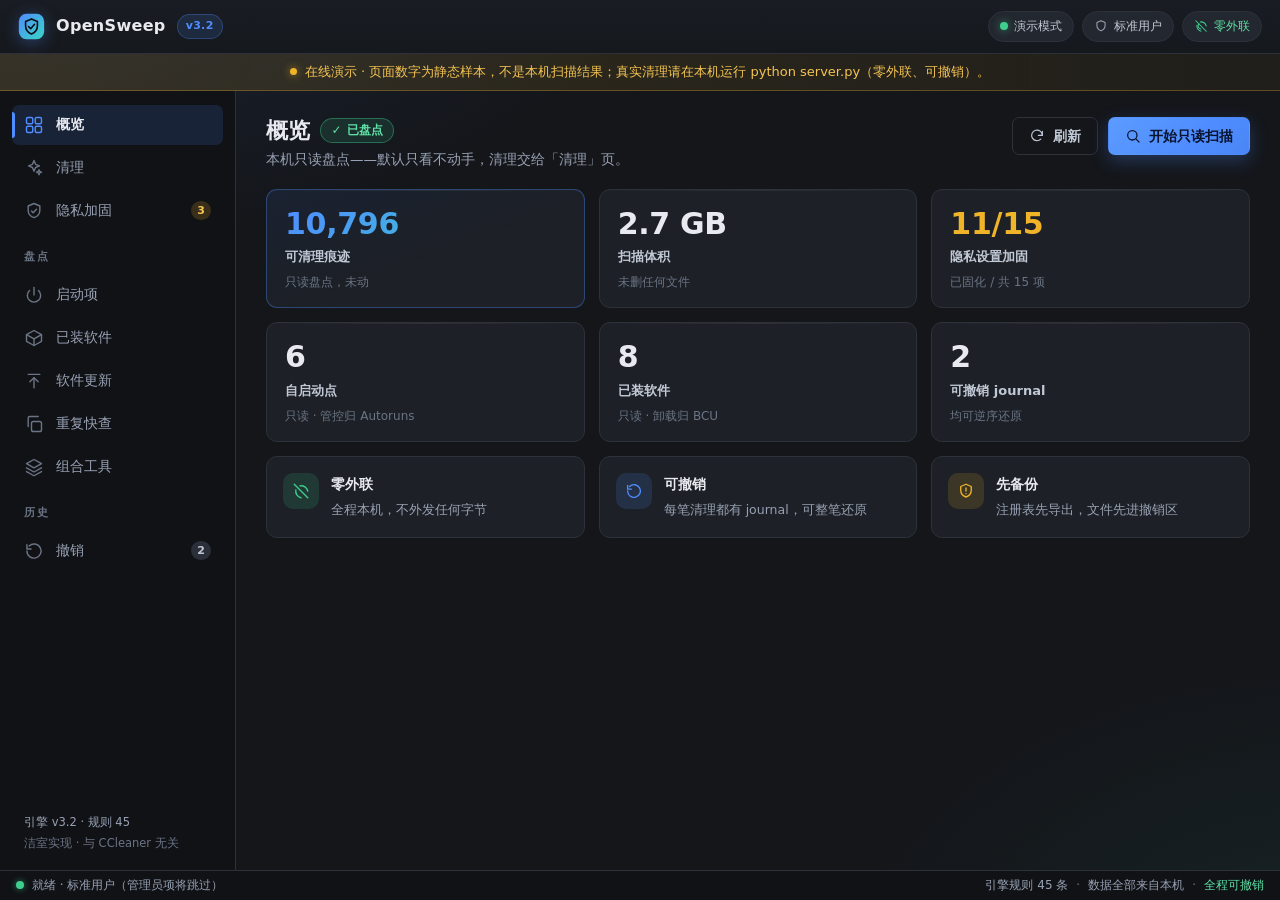
<file: webui/index.html>
<!DOCTYPE html>
<html lang="zh-CN">
<head>
<meta charset="utf-8">
<meta name="viewport" content="width=device-width, initial-scale=1">
<meta name="color-scheme" content="dark">
<title>OpenSweep</title>
<link rel="icon" href="data:image/svg+xml,%3Csvg xmlns='http://www.w3.org/2000/svg' viewBox='0 0 32 32'%3E%3Crect width='32' height='32' rx='9' fill='%234f8cff'/%3E%3Cpath d='M16 7l7 3v5.5c0 4.6-3 7.8-7 9.5-4-1.7-7-4.9-7-9.5V10z' fill='none' stroke='%230b0d10' stroke-width='2'/%3E%3C/svg%3E">
<link rel="stylesheet" href="styles.css">
</head>
<body>
<a class="skip" href="#main">跳到主内容</a>

<div class="app" id="app">

  <!-- ───────────── 标题栏 ───────────── -->
  <header class="titlebar">
    <div class="tb-brand">
      <span class="brand-mark" aria-hidden="true">
        <svg viewBox="0 0 32 32" width="27" height="27">
          <defs><linearGradient id="bm" x1="0" y1="0" x2="1" y2="1">
            <stop offset="0" stop-color="#4f8cff"/><stop offset="1" stop-color="#38d6c4"/>
          </linearGradient></defs>
          <rect x="1" y="1" width="30" height="30" rx="9" fill="url(#bm)"/>
          <path d="M16 7l7 3v5.5c0 4.6-3 7.8-7 9.5-4-1.7-7-4.9-7-9.5V10z" fill="none" stroke="#0b0d10" stroke-width="1.9" stroke-linejoin="round"/>
          <path d="M12.4 16l2.6 2.6 4.6-5.2" fill="none" stroke="#0b0d10" stroke-width="1.9" stroke-linecap="round" stroke-linejoin="round"/>
        </svg>
      </span>
      <span class="tb-name">OpenSweep</span>
      <span class="tb-ver" id="edition">v3.2</span>
    </div>
    <div class="tb-right">
      <span class="tb-chip" id="engine-chip" title="引擎连接状态">
        <span class="dot" id="engine-dot"></span><span id="engine-text">连接中</span>
      </span>
      <span class="tb-chip" id="perm-badge" title="当前会话权限">
        <svg viewBox="0 0 24 24" width="14" height="14" fill="none" stroke="currentColor" stroke-width="1.8" stroke-linecap="round" stroke-linejoin="round"><path d="M12 3l7 3v5c0 4.5-3 7.5-7 9-4-1.5-7-4.5-7-9V6z"/></svg>
        <span id="perm-text">读取中</span>
      </span>
      <span class="tb-chip net" title="主程序零外联，数据全部来自本机引擎">
        <svg viewBox="0 0 24 24" width="14" height="14" fill="none" stroke="currentColor" stroke-width="1.8" stroke-linecap="round" stroke-linejoin="round"><path d="M3 3l18 18"/><path d="M10.6 5.1A9 9 0 0 1 21 12"/><path d="M5.1 10.6A9 9 0 0 0 12 21"/><path d="M8.5 8.5A5 5 0 0 0 12 17"/></svg>
        零外联
      </span>
    </div>
  </header>

  <!-- ───────────── 主体：侧边栏 + 内容 ───────────── -->
  <div class="body">

    <aside class="sidebar">
      <nav class="nav" id="nav" aria-label="主导航">
        <a class="nav-item" href="#sec-health" aria-current="true">
          <svg class="nav-ico" viewBox="0 0 24 24" fill="none" stroke="currentColor" stroke-width="1.7" stroke-linecap="round" stroke-linejoin="round"><rect x="3" y="3" width="7.5" height="7.5" rx="1.8"/><rect x="13.5" y="3" width="7.5" height="7.5" rx="1.8"/><rect x="3" y="13.5" width="7.5" height="7.5" rx="1.8"/><rect x="13.5" y="13.5" width="7.5" height="7.5" rx="1.8"/></svg>
          <span class="nav-label">概览</span>
        </a>
        <a class="nav-item" href="#sec-clean">
          <svg class="nav-ico" viewBox="0 0 24 24" fill="none" stroke="currentColor" stroke-width="1.7" stroke-linecap="round" stroke-linejoin="round"><path d="M12 3l1.9 4.6L18.5 9.5l-4.6 1.9L12 16l-1.9-4.6L5.5 9.5l4.6-1.9z"/><path d="M18 14l.9 2.2 2.1.8-2.1.9L18 20l-.9-2.1-2.1-.9 2.1-.8z"/></svg>
          <span class="nav-label">清理</span>
        </a>
        <a class="nav-item" href="#sec-harden">
          <svg class="nav-ico" viewBox="0 0 24 24" fill="none" stroke="currentColor" stroke-width="1.7" stroke-linecap="round" stroke-linejoin="round"><path d="M12 3l7 3v5c0 4.5-3 7.6-7 9-4-1.4-7-4.5-7-9V6z"/><path d="M9 12l2 2 4-4.2"/></svg>
          <span class="nav-label">隐私加固</span>
          <span class="nav-badge warn" id="nav-harden-n" hidden>0</span>
        </a>
        <div class="nav-sep" role="separator">盘点</div>
        <a class="nav-item" href="#sec-startup">
          <svg class="nav-ico" viewBox="0 0 24 24" fill="none" stroke="currentColor" stroke-width="1.7" stroke-linecap="round" stroke-linejoin="round"><path d="M12 3v9"/><path d="M6.6 6.6a8 8 0 1 0 10.8 0"/></svg>
          <span class="nav-label">启动项</span>
        </a>
        <a class="nav-item" href="#sec-apps">
          <svg class="nav-ico" viewBox="0 0 24 24" fill="none" stroke="currentColor" stroke-width="1.7" stroke-linecap="round" stroke-linejoin="round"><path d="M21 8l-9-5-9 5 9 5 9-5z"/><path d="M3 8v8l9 5 9-5V8"/><path d="M12 13v8"/></svg>
          <span class="nav-label">已装软件</span>
        </a>
        <a class="nav-item" href="#sec-updates">
          <svg class="nav-ico" viewBox="0 0 24 24" fill="none" stroke="currentColor" stroke-width="1.7" stroke-linecap="round" stroke-linejoin="round"><path d="M12 20V8"/><path d="M7 13l5-5 5 5"/><path d="M5 4h14"/></svg>
          <span class="nav-label">软件更新</span>
        </a>
        <a class="nav-item" href="#sec-dupes">
          <svg class="nav-ico" viewBox="0 0 24 24" fill="none" stroke="currentColor" stroke-width="1.7" stroke-linecap="round" stroke-linejoin="round"><rect x="9" y="9" width="12" height="12" rx="2.2"/><path d="M5 15V5a2 2 0 0 1 2-2h10"/></svg>
          <span class="nav-label">重复快查</span>
        </a>
        <a class="nav-item" href="#sec-tools">
          <svg class="nav-ico" viewBox="0 0 24 24" fill="none" stroke="currentColor" stroke-width="1.7" stroke-linecap="round" stroke-linejoin="round"><path d="M12 3l9 5-9 5-9-5z"/><path d="M3 13l9 5 9-5"/><path d="M3 17.5l9 5 9-5"/></svg>
          <span class="nav-label">组合工具</span>
        </a>
        <div class="nav-sep" role="separator">历史</div>
        <a class="nav-item" href="#sec-undo">
          <svg class="nav-ico" viewBox="0 0 24 24" fill="none" stroke="currentColor" stroke-width="1.7" stroke-linecap="round" stroke-linejoin="round"><path d="M3.5 12a8.5 8.5 0 1 0 2.6-6.1"/><path d="M3.5 4.5v5h5"/></svg>
          <span class="nav-label">撤销</span>
          <span class="nav-badge" id="nav-undo-n" hidden>0</span>
        </a>
      </nav>
      <div class="sidebar-foot">
        <span class="sf-line" id="sf-engine">引擎 v3.2</span>
        <span class="sf-line dim">洁室实现 · 与 CCleaner 无关</span>
      </div>
    </aside>

    <main class="content" id="main" tabindex="-1">

      <!-- ───── 概览 ───── -->
      <section id="sec-health" class="view">
        <div class="view-head">
          <div class="vh-text">
            <h2>概览 <span class="stamp done" id="health-stamp" hidden>已盘点</span></h2>
            <p class="sub">本机只读盘点——默认只看不动手，清理交给「清理」页。</p>
          </div>
          <div class="vh-acts">
            <button class="btn ghost" id="btn-health" type="button">
              <svg viewBox="0 0 24 24" width="16" height="16" fill="none" stroke="currentColor" stroke-width="1.8" stroke-linecap="round" stroke-linejoin="round"><path d="M20 11a8 8 0 1 0-2.3 5.7"/><path d="M20 5v6h-6"/></svg>
              刷新
            </button>
            <button class="btn primary" id="btn-scan-hero" type="button">
              <svg viewBox="0 0 24 24" width="16" height="16" fill="none" stroke="currentColor" stroke-width="1.9" stroke-linecap="round" stroke-linejoin="round"><circle cx="11" cy="11" r="7"/><path d="M21 21l-4.3-4.3"/></svg>
              开始只读扫描
            </button>
          </div>
        </div>

        <div class="stats">
          <div class="stat accent">
            <span class="stat-v n" id="k-scan-items">—</span>
            <span class="stat-l">可清理痕迹</span>
            <span class="stat-hint">只读盘点，未动</span>
          </div>
          <div class="stat">
            <span class="stat-v" id="k-scan-size">待扫描</span>
            <span class="stat-l">扫描体积</span>
            <span class="stat-hint">未删任何文件</span>
          </div>
          <div class="stat">
            <span class="stat-v n" id="k-harden">—</span>
            <span class="stat-l">隐私设置加固</span>
            <span class="stat-hint">已固化 / 共 15 项</span>
          </div>
          <div class="stat">
            <span class="stat-v n" id="k-startup">—</span>
            <span class="stat-l">自启动点</span>
            <span class="stat-hint">只读 · 管控归 Autoruns</span>
          </div>
          <div class="stat">
            <span class="stat-v n" id="k-apps">—</span>
            <span class="stat-l">已装软件</span>
            <span class="stat-hint">只读 · 卸载归 BCU</span>
          </div>
          <div class="stat">
            <span class="stat-v n" id="k-journals">—</span>
            <span class="stat-l">可撤销 journal</span>
            <span class="stat-hint">均可逆序还原</span>
          </div>
        </div>

        <div class="overview-note">
          <div class="on-card">
            <span class="on-ico ok"><svg viewBox="0 0 24 24" width="18" height="18" fill="none" stroke="currentColor" stroke-width="1.8" stroke-linecap="round" stroke-linejoin="round"><path d="M3 3l18 18"/><path d="M10.6 5.1A9 9 0 0 1 21 12"/><path d="M5.1 10.6A9 9 0 0 0 12 21"/></svg></span>
            <div><b>零外联</b><span>全程本机，不外发任何字节</span></div>
          </div>
          <div class="on-card">
            <span class="on-ico accent"><svg viewBox="0 0 24 24" width="18" height="18" fill="none" stroke="currentColor" stroke-width="1.8" stroke-linecap="round" stroke-linejoin="round"><path d="M3.5 12a8.5 8.5 0 1 0 2.6-6.1"/><path d="M3.5 4.5v5h5"/></svg></span>
            <div><b>可撤销</b><span>每笔清理都有 journal，可整笔还原</span></div>
          </div>
          <div class="on-card">
            <span class="on-ico warn"><svg viewBox="0 0 24 24" width="18" height="18" fill="none" stroke="currentColor" stroke-width="1.8" stroke-linecap="round" stroke-linejoin="round"><path d="M12 3l7 3v5c0 4.5-3 7.6-7 9-4-1.4-7-4.5-7-9V6z"/><path d="M12 8v4"/><path d="M12 15.5h.01"/></svg></span>
            <div><b>先备份</b><span>注册表先导出，文件先进撤销区</span></div>
          </div>
        </div>
      </section>

      <!-- ───── 清理 ───── -->
      <section id="sec-clean" class="view" hidden>
        <div class="view-head">
          <div class="vh-text">
            <h2>清理</h2>
            <p class="sub">勾选规则，逐类确认，先备份后动手。不点「清理」，一个文件都不会动。</p>
          </div>
        </div>

        <div class="toolbar">
          <button class="btn" id="btn-scan" type="button">
            <svg viewBox="0 0 24 24" width="16" height="16" fill="none" stroke="currentColor" stroke-width="1.8" stroke-linecap="round" stroke-linejoin="round"><circle cx="11" cy="11" r="7"/><path d="M21 21l-4.3-4.3"/></svg>
            只读扫描
          </button>
          <button class="btn danger" id="btn-clean" type="button" disabled>清理选中</button>
          <span class="sum" id="clean-sum" role="status" aria-live="polite">尚未选择规则</span>
        </div>

        <div class="toolbar sub">
          <label class="field grow">
            <span class="field-ico"><svg viewBox="0 0 24 24" width="15" height="15" fill="none" stroke="currentColor" stroke-width="1.8" stroke-linecap="round" stroke-linejoin="round"><path d="M12 3l1.9 4.6L18.5 9.5l-4.6 1.9L12 16l-1.9-4.6L5.5 9.5l4.6-1.9z"/></svg></span>
            <input id="keep" class="paper-input" placeholder="Cookie 白名单，逗号分隔（可选）" aria-label="cookie 白名单，逗号分隔">
          </label>
          <label id="rp-label" class="check-line" hidden>
            <input type="checkbox" id="rp-check"> 先建系统还原点（Windows）
          </label>
        </div>

        <div class="scanbar" id="scanbar" hidden>
          <label class="field search">
            <span class="field-ico"><svg viewBox="0 0 24 24" width="15" height="15" fill="none" stroke="currentColor" stroke-width="1.8" stroke-linecap="round" stroke-linejoin="round"><circle cx="11" cy="11" r="7"/><path d="M21 21l-4.3-4.3"/></svg></span>
            <input id="rule-q" class="paper-input" type="search" autocomplete="off"
              placeholder="搜规则：临时、浏览器、Edge、微信…" aria-label="按名称或内容搜索清理规则">
          </label>
          <div class="chips" role="group" aria-label="按风险等级筛选">
            <button class="chip" type="button" data-risk="all" aria-pressed="true">全部</button>
            <button class="chip" type="button" data-risk="high" aria-pressed="false">高风险<span class="chip-n" id="chip-n-high">0</span></button>
            <button class="chip" type="button" data-risk="medium" aria-pressed="false">中风险<span class="chip-n" id="chip-n-med">0</span></button>
            <button class="chip" type="button" data-risk="low" aria-pressed="false">低风险<span class="chip-n" id="chip-n-low">0</span></button>
          </div>
          <div class="scan-acts">
            <button class="btn ghost sm" id="btn-select-visible" type="button">全选可见</button>
            <button class="btn ghost sm" id="btn-clear-sel" type="button">清空选择</button>
            <span class="sum" id="scan-count" role="status" aria-live="polite"></span>
          </div>
        </div>

        <div class="panel">
          <table class="ledger rows" id="scan-table">
            <thead>
              <tr>
                <th scope="col" class="pick"><span class="sr-only">选择</span></th>
                <th scope="col">规则</th><th scope="col" class="n">条目</th>
                <th scope="col" class="n">体积</th><th scope="col">备注</th>
              </tr>
            </thead>
            <tbody id="scan-body"><tr class="state-row empty"><td colspan="5" class="empty">尚未扫描——点「只读扫描」开始本机盘点。</td></tr></tbody>
            <tfoot id="scan-foot" hidden>
              <tr><td colspan="2">本页合计</td><td class="n" id="sum-items">—</td><td class="n" id="sum-bytes">—</td><td></td></tr>
            </tfoot>
          </table>
        </div>
        <div class="notice" id="scan-note" role="alert" hidden></div>

        <div class="result" id="clean-result" hidden>
          <div class="result-head">
            <h3>本次清理结果</h3>
            <span class="result-journal" id="result-journal"></span>
          </div>
          <div class="tri">
            <div class="tri-cell tri-ok"><b id="res-ok">0</b><span>成功</span></div>
            <div class="tri-cell tri-skip"><b id="res-skip">0</b><span>跳过</span></div>
            <div class="tri-cell tri-fail"><b id="res-fail">0</b><span>失败</span></div>
          </div>
          <ul class="result-list" id="result-list"></ul>
          <div class="toolbar">
            <button class="btn ghost sm" id="btn-result-close" type="button">收起结果</button>
            <span class="hint">需要反悔时到「撤销」页选中该 journal 还原。</span>
          </div>
        </div>
      </section>

      <!-- ───── 隐私加固 ───── -->
      <section id="sec-harden" class="view" hidden>
        <div class="view-head">
          <div class="vh-text">
            <h2>隐私加固</h2>
            <p class="sub">15 项 Windows 追踪开关，修复前自动备份注册表，可撤销。</p>
          </div>
          <div class="vh-acts">
            <button class="btn ghost" id="btn-harden-scan" type="button">刷新报告</button>
            <button class="btn primary" id="btn-harden" type="button">应用加固</button>
          </div>
        </div>
        <p class="view-tip">只处理未加固（exposed）项；管理员项请在管理员终端运行 <code>harden --yes</code>。</p>
        <div class="panel">
          <table class="ledger rows">
            <thead><tr><th scope="col">状态</th><th scope="col">项目</th><th scope="col">当前值</th></tr></thead>
            <tbody id="harden-body"><tr><td colspan="3" class="empty">读取中……</td></tr></tbody>
          </table>
        </div>
      </section>

      <!-- ───── 启动项 ───── -->
      <section id="sec-startup" class="view" hidden>
        <div class="view-head">
          <div class="vh-text">
            <h2>启动项</h2>
            <p class="sub">只读清单，深度管控请用 Autoruns。</p>
          </div>
          <div class="vh-acts"><button class="btn" id="btn-startup" type="button">刷新清单</button></div>
        </div>
        <div class="panel">
          <table class="ledger rows">
            <thead><tr><th scope="col">类型</th><th scope="col">名称</th><th scope="col">命令</th></tr></thead>
            <tbody id="startup-body"><tr><td colspan="3" class="empty">未读取。</td></tr></tbody>
          </table>
        </div>
      </section>

      <!-- ───── 已装软件 ───── -->
      <section id="sec-apps" class="view" hidden>
        <div class="view-head">
          <div class="vh-text">
            <h2>已装软件</h2>
            <p class="sub">只读清单，卸载请用 BCU 或系统设置。</p>
          </div>
          <div class="vh-acts">
            <label class="field">
              <span class="field-ico"><svg viewBox="0 0 24 24" width="15" height="15" fill="none" stroke="currentColor" stroke-width="1.8" stroke-linecap="round" stroke-linejoin="round"><circle cx="11" cy="11" r="7"/><path d="M21 21l-4.3-4.3"/></svg></span>
              <input id="app-q" class="paper-input" placeholder="搜索名称 / 发布者" aria-label="搜索已装软件的名称或发布者">
            </label>
            <button class="btn" id="btn-apps" type="button">列出全部</button>
          </div>
        </div>
        <div class="panel">
          <table class="ledger rows">
            <thead><tr><th scope="col">名称</th><th scope="col">版本</th><th scope="col">发布者</th></tr></thead>
            <tbody id="apps-body"><tr><td colspan="3" class="empty">未读取。</td></tr></tbody>
          </table>
        </div>
      </section>

      <!-- ───── 软件更新 ───── -->
      <section id="sec-updates" class="view" hidden>
        <div class="view-head">
          <div class="vh-text">
            <h2>软件更新</h2>
            <p class="sub">winget 只读列出待升级，升级自行确认执行。</p>
          </div>
          <div class="vh-acts"><button class="btn" id="btn-updates" type="button">查询待升级</button></div>
        </div>
        <div class="panel">
          <pre class="mono-block" id="updates-pre">（未查询）</pre>
        </div>
      </section>

      <!-- ───── 重复快查 ───── -->
      <section id="sec-dupes" class="view" hidden>
        <div class="view-head">
          <div class="vh-text">
            <h2>重复快查</h2>
            <p class="sub">只读 · 内容哈希比对 · 去重请用 dupeGuru。</p>
          </div>
        </div>
        <div class="toolbar">
          <label class="field grow">
            <span class="field-ico"><svg viewBox="0 0 24 24" width="15" height="15" fill="none" stroke="currentColor" stroke-width="1.8" stroke-linecap="round" stroke-linejoin="round"><path d="M3 7a2 2 0 0 1 2-2h4l2 2h8a2 2 0 0 1 2 2v8a2 2 0 0 1-2 2H5a2 2 0 0 1-2-2z"/></svg></span>
            <input id="dupes-dir" class="paper-input" placeholder="扫描目录，如 D:\Downloads" aria-label="要扫描重复文件的目录">
          </label>
          <label class="field tiny">
            <input id="dupes-min" class="paper-input" placeholder="≥MB" value="10" size="5" aria-label="最小文件体积（MB）">
          </label>
          <button class="btn" id="btn-dupes" type="button">查找重复</button>
        </div>
        <div class="notice" id="dupes-note" role="alert" hidden></div>
        <div class="panel">
          <table class="ledger rows">
            <thead><tr><th scope="col" class="n">份数</th><th scope="col" class="n">单份</th><th scope="col" class="n">浪费</th><th scope="col">文件</th></tr></thead>
            <tbody id="dupes-body"><tr><td colspan="4" class="empty">未扫描。</td></tr></tbody>
          </table>
        </div>
      </section>

      <!-- ───── 组合工具 ───── -->
      <section id="sec-tools" class="view" hidden>
        <div class="view-head">
          <div class="vh-text">
            <h2>组合工具</h2>
            <p class="sub">清理交给 OpenSweep，其余交给生态。</p>
          </div>
          <div class="vh-acts"><button class="btn" id="btn-tools" type="button">检测伴生工具</button></div>
        </div>
        <div class="panel">
          <table class="ledger rows">
            <thead><tr><th scope="col">在</th><th scope="col">工具</th><th scope="col">用途</th><th scope="col">用法</th></tr></thead>
            <tbody id="tools-body"><tr><td colspan="4" class="empty">未检测。</td></tr></tbody>
          </table>
        </div>
      </section>

      <!-- ───── 撤销 ───── -->
      <section id="sec-undo" class="view" hidden>
        <div class="view-head">
          <div class="vh-text">
            <h2>撤销</h2>
            <p class="sub">每一份 journal 均可逆序还原；清空撤销区则永久放弃可逆性。</p>
          </div>
          <div class="vh-acts">
            <button class="btn primary" id="btn-undo" type="button" disabled>还原选中</button>
            <button class="btn danger-ghost" id="btn-purge" type="button">清空撤销区</button>
          </div>
        </div>
        <div class="panel">
          <table class="ledger rows" id="undo-table">
            <thead><tr><th scope="col" class="pick"><span class="sr-only">选择</span></th><th scope="col">journal</th><th scope="col" class="n">写入时间</th><th scope="col" class="n">大小</th></tr></thead>
            <tbody id="undo-body"><tr><td colspan="4" class="empty">读取中……</td></tr></tbody>
          </table>
        </div>
        <div class="toolbar">
          <span class="hint" id="undo-hint"></span>
        </div>
        <p class="view-tip danger">「清空撤销区」会永久删除所有备份（已清理痕迹的明文副本），之后无法再撤销任何清理；确定不再还原时才用。</p>
      </section>

    </main>
  </div>

  <!-- ───────────── 状态栏 ───────────── -->
  <footer class="statusbar">
    <span class="sb-left">
      <span class="sb-ico" id="sb-ico" aria-hidden="true"></span>
      <span class="sb-msg" id="health-note" role="status" aria-live="polite">就绪</span>
    </span>
    <span class="sb-right">
      <span id="sb-meta">引擎规则 — 条</span>
      <span class="sb-sep">·</span>
      <span>数据全部来自本机</span>
      <span class="sb-sep">·</span>
      <span class="sb-ok">全程可撤销</span>
    </span>
  </footer>
</div>

<!-- ───────────── 确认对话框 ───────────── -->
<dialog id="confirm" aria-labelledby="confirm-title">
  <div class="dlg-head">
    <span class="dlg-ico" id="dlg-ico" aria-hidden="true"></span>
    <h3 id="confirm-title">确认</h3>
  </div>
  <p id="confirm-body"></p>
  <div id="confirm-warn" class="confirm-warn" hidden></div>
  <ul id="confirm-list" class="confirm-list" hidden></ul>
  <p id="confirm-foot" class="confirm-foot" hidden></p>
  <label class="confirm-ack" id="confirm-ack-wrap" hidden>
    <input type="checkbox" id="confirm-ack">
    <span id="confirm-ack-text"></span>
  </label>
  <div class="dlg-acts">
    <button class="btn ghost" id="confirm-no">取消</button>
    <button class="btn danger" id="confirm-yes">确认</button>
  </div>
</dialog>

<!-- ───────────── Toast ───────────── -->
<div id="stamp-layer" class="toast-layer" aria-live="polite"><div id="stamp-fly" class="toast"></div></div>

<script src="demo.js"></script>
<script src="app.js"></script>
</body>
</html>
</file>
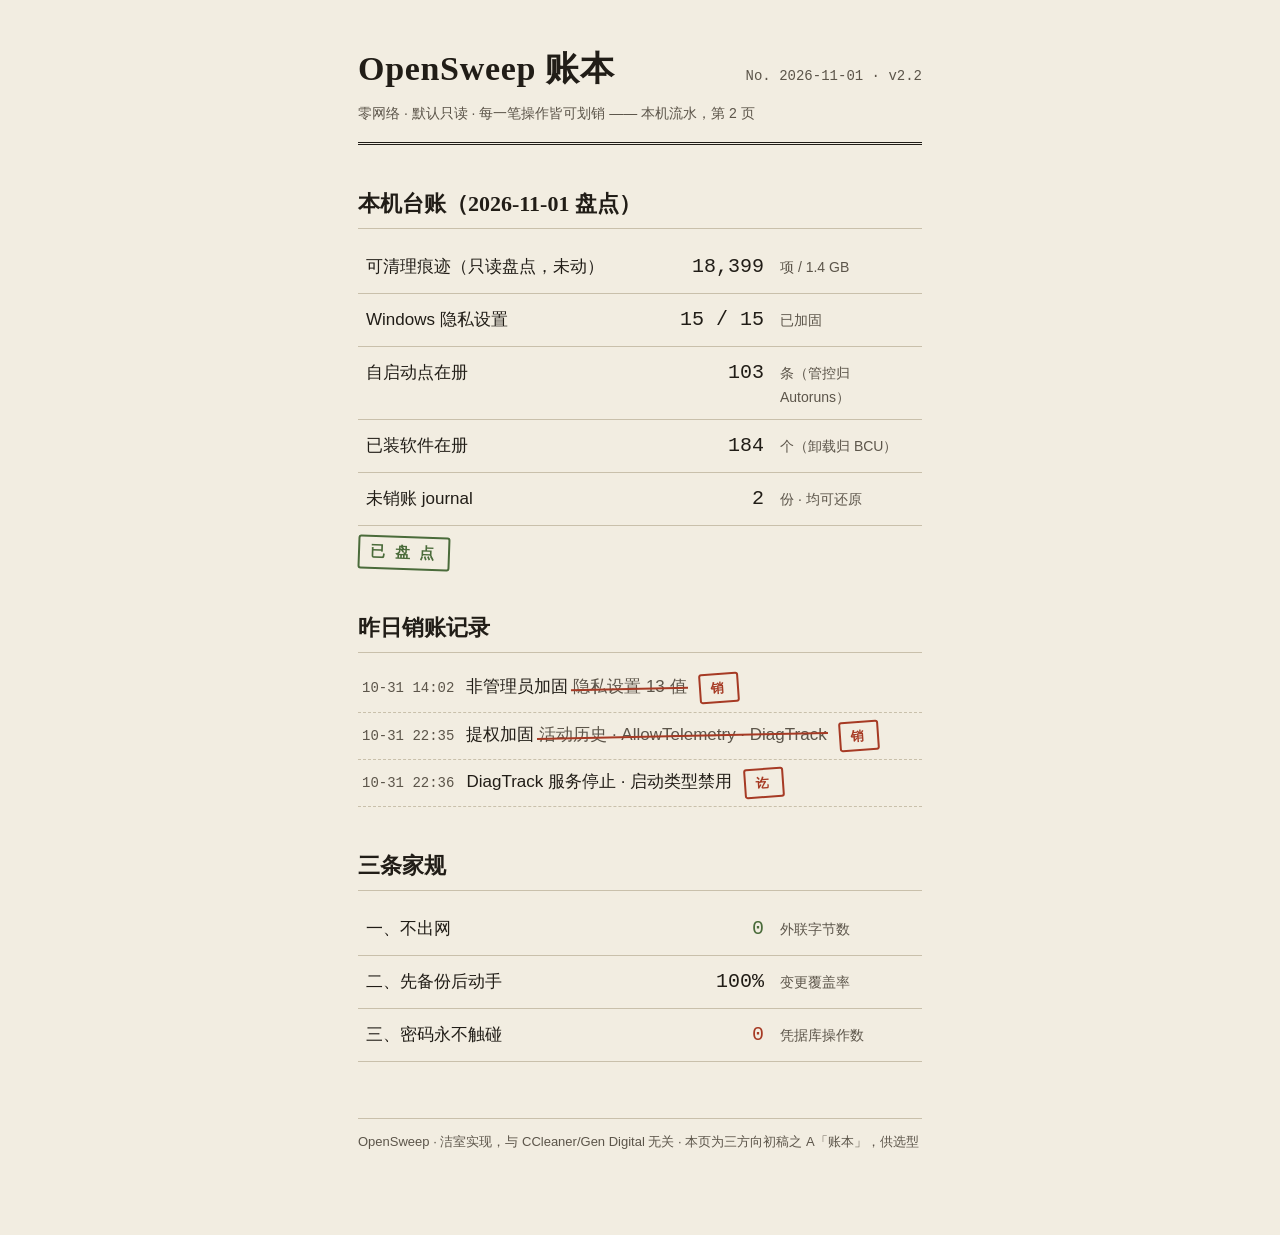
<file: design-demos/方向A-账本.html>
<!DOCTYPE html>
<html lang="zh-CN">
<head>
<meta charset="utf-8">
<meta name="viewport" content="width=device-width, initial-scale=1">
<title>OpenSweep · 账本方向（初稿A）</title>
<style>
  /* 方向A「账本」：暖纸 × 墨 × 朱砂印。母题=每一次操作都是流水账，撤销=划销+印。
     排印：正文17px/行高1.7，display 衬线，音阶1.25；间距 8pt 网格。 */
  :root{
    --paper:#f2ede1; --paper2:#eae4d4; --ink:#211d17; --ink2:#5c554a;
    --hair:#c9c0ab; --cinnabar:#a63a24; --ok:#4a6b3a;
  }
  *{box-sizing:border-box;margin:0;padding:0}
  body{background:var(--paper);color:var(--ink);
    font:17px/1.7 "Segoe UI","Microsoft YaHei","PingFang SC",sans-serif;
    text-wrap:pretty;padding:40px 0 80px}
  .wrap{max-width:36em;margin:0 auto;padding:0 24px}
  header{border-bottom:3px double var(--ink);padding-bottom:16px;margin-bottom:8px}
  .mast{display:flex;justify-content:space-between;align-items:baseline}
  h1{font-family:Georgia,"Noto Serif SC","Songti SC",SimSun,serif;
     font-size:clamp(2rem,1.2rem+3.5vw,3.4rem);font-weight:700;letter-spacing:.02em;
     text-wrap:balance}
  .no{font-family:Consolas,monospace;font-size:14px;color:var(--ink2)}
  .tagline{color:var(--ink2);font-size:14px;margin-top:4px}
  h2{font-family:Georgia,"Noto Serif SC",SimSun,serif;font-size:22px;margin:40px 0 12px;
     border-bottom:1px solid var(--hair);padding-bottom:6px}
  /* KPI 台账行 */
  .ledger{width:100%;border-collapse:collapse;margin-top:8px}
  .ledger td{padding:9px 8px;border-bottom:1px solid var(--hair);vertical-align:baseline}
  .ledger .n{font-family:Consolas,monospace;font-size:20px;text-align:right;width:110px}
  .ledger .u{color:var(--ink2);font-size:14px;width:150px}
  .stamp{display:inline-block;border:2px solid var(--cinnabar);color:var(--cinnabar);
    font-family:"KaiTi","Noto Serif SC",SimSun,serif;font-weight:700;font-size:15px;
    padding:2px 10px;transform:rotate(-4deg);border-radius:3px;letter-spacing:.2em}
  .stamp.done{border-color:var(--ok);color:var(--ok);transform:rotate(2deg)}
  /* 撤销=划销 */
  .strike{position:relative;color:var(--ink2)}
  .strike::after{content:"";position:absolute;left:-2px;right:-2px;top:55%;
    height:2px;background:var(--cinnabar);transform:rotate(-1.2deg)}
  ul.journal{list-style:none}
  ul.journal li{padding:8px 4px;border-bottom:1px dashed var(--hair);
    display:flex;gap:12px;align-items:baseline}
  ul.journal .t{font-family:Consolas,monospace;font-size:14px;color:var(--ink2);
    white-space:nowrap}
  .foot{margin-top:56px;color:var(--ink2);font-size:13px;border-top:1px solid var(--hair);
    padding-top:12px}
  .red{color:var(--cinnabar)}
</style>
</head>
<body>
<div class="wrap">
  <header>
    <div class="mast">
      <h1>OpenSweep 账本</h1>
      <span class="no">No. 2026-11-01 · v2.2</span>
    </div>
    <p class="tagline">零网络 · 默认只读 · 每一笔操作皆可划销 —— 本机流水，第 2 页</p>
  </header>

  <h2>本机台账（2026-11-01 盘点）</h2>
  <table class="ledger">
    <tr><td>可清理痕迹（只读盘点，未动）</td><td class="n">18,399</td><td class="u">项 / 1.4 GB</td></tr>
    <tr><td>Windows 隐私设置</td><td class="n">15 / 15</td><td class="u">已加固</td></tr>
    <tr><td>自启动点在册</td><td class="n">103</td><td class="u">条（管控归 Autoruns）</td></tr>
    <tr><td>已装软件在册</td><td class="n">184</td><td class="u">个（卸载归 BCU）</td></tr>
    <tr><td>未销账 journal</td><td class="n">2</td><td class="u">份 · 均可还原</td></tr>
  </table>
  <p style="margin-top:10px"><span class="stamp done">已 盘 点</span></p>

  <h2>昨日销账记录</h2>
  <ul class="journal">
    <li><span class="t">10-31 14:02</span><span>非管理员加固 <span class="strike">隐私设置 13 值</span></span><span class="stamp" style="font-size:13px">销</span></li>
    <li><span class="t">10-31 22:35</span><span>提权加固 <span class="strike">活动历史 · AllowTelemetry · DiagTrack</span></span><span class="stamp" style="font-size:13px">销</span></li>
    <li><span class="t">10-31 22:36</span><span>DiagTrack 服务停止 · 启动类型禁用</span><span class="stamp" style="font-size:13px">讫</span></li>
  </ul>

  <h2>三条家规</h2>
  <table class="ledger">
    <tr><td>一、不出网</td><td class="n" style="color:var(--ok)">0</td><td class="u">外联字节数</td></tr>
    <tr><td>二、先备份后动手</td><td class="n">100%</td><td class="u">变更覆盖率</td></tr>
    <tr><td>三、密码永不触碰</td><td class="n" class="red" style="color:var(--cinnabar)">0</td><td class="u">凭据库操作数</td></tr>
  </table>

  <p class="foot">OpenSweep · 洁室实现，与 CCleaner/Gen Digital 无关 · 本页为三方向初稿之 A「账本」，供选型</p>
</div>
</body>
</html>
</file>
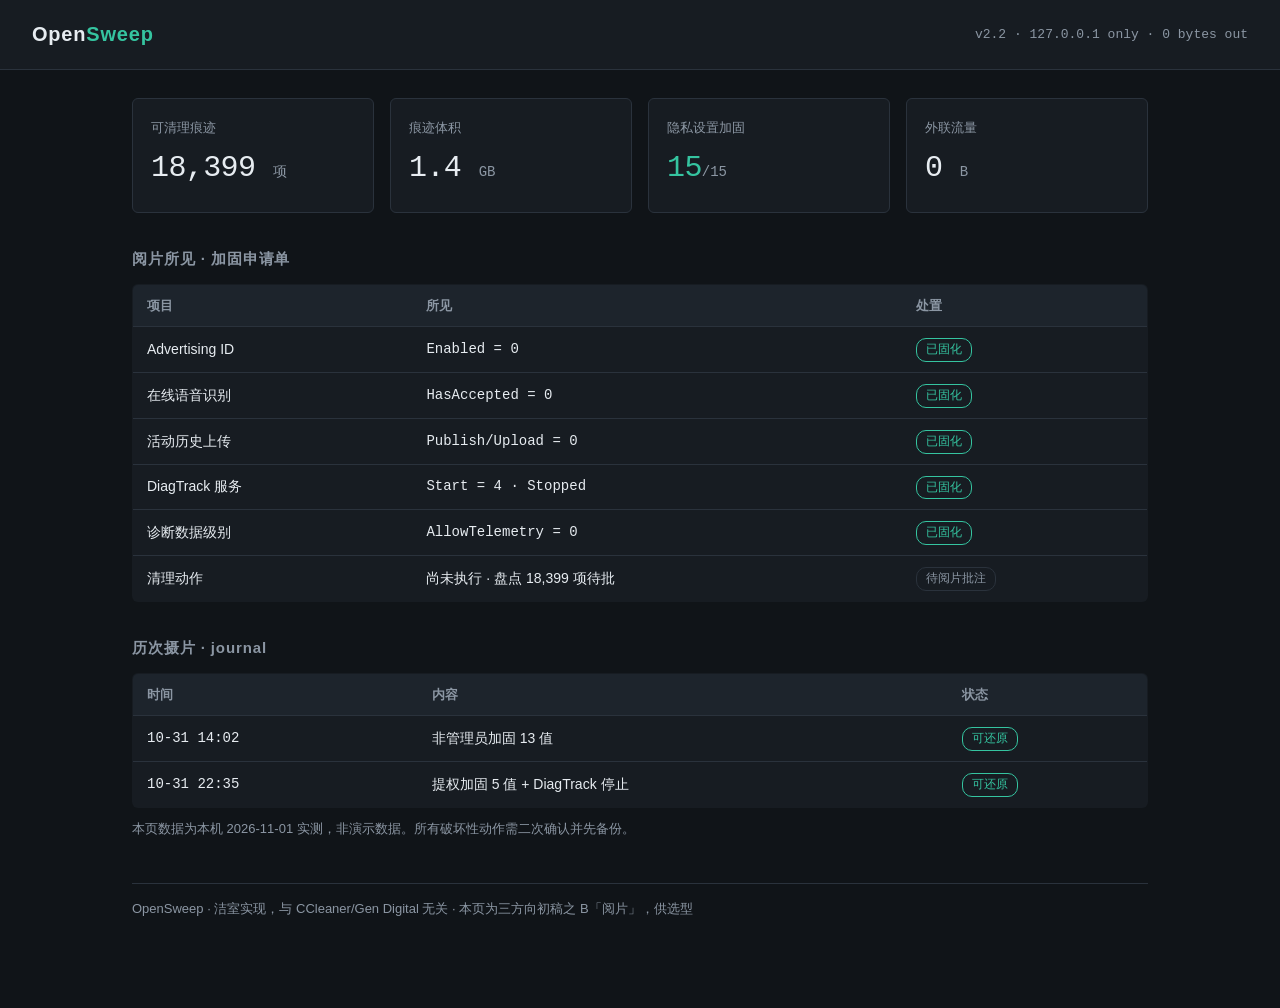
<file: design-demos/方向B-阅片.html>
<!DOCTYPE html>
<html lang="zh-CN">
<head>
<meta charset="utf-8">
<meta name="viewport" content="width=device-width, initial-scale=1">
<title>OpenSweep · 阅片方向（初稿B）</title>
<style>
  /* 方向B「阅片」：深底单点缀（单一青色，无霓虹无发光）。母题=体检阅片：
     扫描=影像，痕迹=病灶标记，加固=医嘱。排印：等宽数值 + 黑体正文。 */
  :root{
    --bg:#101418; --panel:#171c22; --panel2:#1d242c; --line:#2a323c;
    --fg:#e7ecf1; --mute:#8b96a3; --teal:#35c4a0; --warn:#e0a83e; --bad:#e0645c;
  }
  *{box-sizing:border-box;margin:0;padding:0}
  body{background:var(--bg);color:var(--fg);
    font:16px/1.65 "Segoe UI","Microsoft YaHei","PingFang SC",sans-serif;padding:0 0 60px}
  .top{display:flex;justify-content:space-between;align-items:center;
    padding:18px 32px;border-bottom:1px solid var(--line);background:var(--panel)}
  .brand{font-size:20px;font-weight:700;letter-spacing:.04em}
  .brand b{color:var(--teal);font-weight:700}
  .meta{font-family:Consolas,monospace;font-size:13px;color:var(--mute)}
  .wrap{max-width:1080px;margin:0 auto;padding:28px 32px}
  .grid{display:grid;grid-template-columns:repeat(4,1fr);gap:16px}
  .card{background:var(--panel);border:1px solid var(--line);border-radius:6px;padding:18px}
  .k{font-size:13px;color:var(--mute)}
  .v{font-family:Consolas,monospace;font-size:30px;margin-top:6px;letter-spacing:-.02em}
  .v small{font-size:14px;color:var(--mute);letter-spacing:0}
  .v.teal{color:var(--teal)}
  h2{font-size:15px;font-weight:600;color:var(--mute);margin:34px 0 12px;
    letter-spacing:.06em}
  table{width:100%;border-collapse:collapse;background:var(--panel);
    border:1px solid var(--line);border-radius:6px;overflow:hidden}
  th{font-size:13px;color:var(--mute);text-align:left;font-weight:600;
    padding:10px 14px;background:var(--panel2);border-bottom:1px solid var(--line)}
  td{padding:10px 14px;border-bottom:1px solid var(--line);font-size:14px}
  tr:last-child td{border-bottom:none}
  td.mono{font-family:Consolas,monospace}
  .chip{display:inline-block;font-size:12px;padding:1px 9px;border-radius:10px;
    border:1px solid var(--line);color:var(--mute)}
  .chip.ok{color:var(--teal);border-color:var(--teal)}
  .note{color:var(--mute);font-size:13px;margin-top:10px}
  .foot{color:var(--mute);font-size:13px;margin-top:44px;border-top:1px solid var(--line);padding-top:14px}
  @media (max-width:820px){.grid{grid-template-columns:repeat(2,1fr)}}
</style>
</head>
<body>
  <div class="top">
    <div class="brand">Open<b>Sweep</b></div>
    <div class="meta">v2.2 · 127.0.0.1 only · 0 bytes out</div>
  </div>
  <div class="wrap">
    <div class="grid">
      <div class="card"><div class="k">可清理痕迹</div><div class="v">18,399 <small>项</small></div></div>
      <div class="card"><div class="k">痕迹体积</div><div class="v">1.4 <small>GB</small></div></div>
      <div class="card"><div class="k">隐私设置加固</div><div class="v teal">15<small>/15</small></div></div>
      <div class="card"><div class="k">外联流量</div><div class="v">0 <small>B</small></div></div>
    </div>

    <h2>阅片所见 · 加固申请单</h2>
    <table>
      <tr><th>项目</th><th>所见</th><th>处置</th></tr>
      <tr><td>Advertising ID</td><td class="mono">Enabled = 0</td><td><span class="chip ok">已固化</span></td></tr>
      <tr><td>在线语音识别</td><td class="mono">HasAccepted = 0</td><td><span class="chip ok">已固化</span></td></tr>
      <tr><td>活动历史上传</td><td class="mono">Publish/Upload = 0</td><td><span class="chip ok">已固化</span></td></tr>
      <tr><td>DiagTrack 服务</td><td class="mono">Start = 4 · Stopped</td><td><span class="chip ok">已固化</span></td></tr>
      <tr><td>诊断数据级别</td><td class="mono">AllowTelemetry = 0</td><td><span class="chip ok">已固化</span></td></tr>
      <tr><td>清理动作</td><td>尚未执行 · 盘点 18,399 项待批</td><td><span class="chip">待阅片批注</span></td></tr>
    </table>

    <h2>历次摄片 · journal</h2>
    <table>
      <tr><th>时间</th><th>内容</th><th>状态</th></tr>
      <tr><td class="mono">10-31 14:02</td><td>非管理员加固 13 值</td><td><span class="chip ok">可还原</span></td></tr>
      <tr><td class="mono">10-31 22:35</td><td>提权加固 5 值 + DiagTrack 停止</td><td><span class="chip ok">可还原</span></td></tr>
    </table>
    <p class="note">本页数据为本机 2026-11-01 实测，非演示数据。所有破坏性动作需二次确认并先备份。</p>
    <p class="foot">OpenSweep · 洁室实现，与 CCleaner/Gen Digital 无关 · 本页为三方向初稿之 B「阅片」，供选型</p>
  </div>
</body>
</html>
</file>
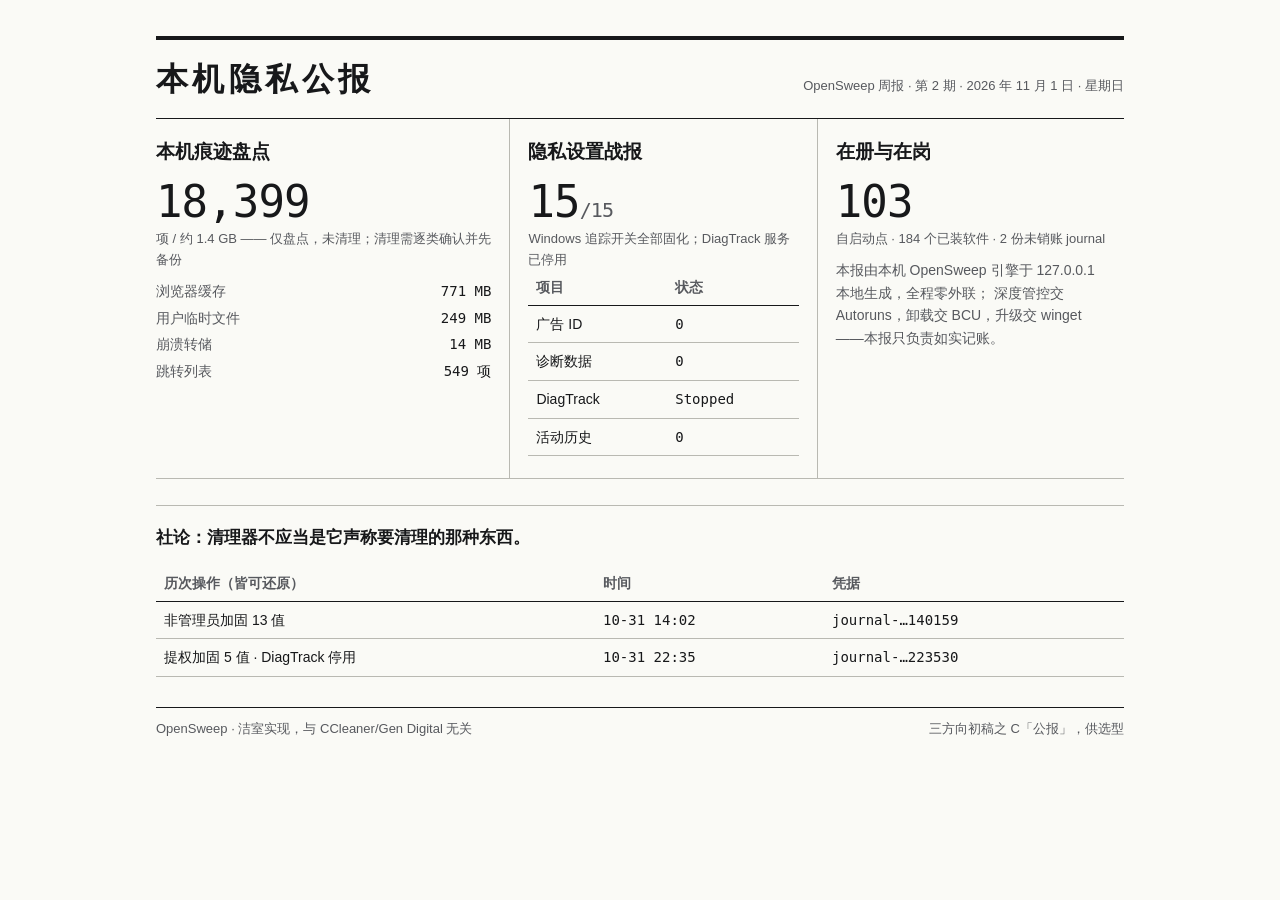
<file: design-demos/方向C-公报.html>
<!DOCTYPE html>
<html lang="zh-CN">
<head>
<meta charset="utf-8">
<meta name="viewport" content="width=device-width, initial-scale=1">
<title>OpenSweep · 公报方向（初稿C）</title>
<style>
  /* 方向C「公报」：细线报纸。白纸黑字 hairline 栏线，标题宋，数据黑体。
     母题=本机安全公报/公告栏。信息密度高但层级严明。 */
  :root{
    --paper:#fafaf6; --ink:#17181a; --ink2:#57595e; --hair:#b9b9b2; --accent:#17181a;
  }
  *{box-sizing:border-box;margin:0;padding:0}
  body{background:var(--paper);color:var(--ink);
    font:16px/1.62 "Segoe UI","Microsoft YaHei","PingFang SC",sans-serif;padding:36px 0 72px}
  .wrap{max-width:1024px;margin:0 auto;padding:0 28px}
  .mast{border-top:4px solid var(--ink);border-bottom:1px solid var(--ink);
    padding:14px 0 12px;display:flex;justify-content:space-between;align-items:baseline}
  .mast h1{font-family:"Noto Serif SC","Songti SC",SimSun,serif;
    font-size:clamp(1.8rem,1rem+2.6vw,2.8rem);letter-spacing:.14em;font-weight:700}
  .mast .date{font-size:13px;color:var(--ink2)}
  .cols{display:grid;grid-template-columns:1.15fr 1fr 1fr;gap:0;
    border-bottom:1px solid var(--hair)}
  .col{padding:18px 18px 22px 0}
  .col+.col{border-left:1px solid var(--hair);padding-left:18px}
  .col h3{font-family:"Noto Serif SC",SimSun,serif;font-size:19px;margin-bottom:10px;
    text-wrap:balance}
  .col p{font-size:14px;color:var(--ink2);max-width:36em}
  .big{font-family:Consolas,monospace;font-size:44px;letter-spacing:-.02em;line-height:1.1;
    margin:6px 0 2px}
  .cap{font-size:13px;color:var(--ink2)}
  dl{display:grid;grid-template-columns:auto 1fr;gap:4px 12px;font-size:14px;margin-top:10px}
  dt{color:var(--ink2)} dd{font-family:Consolas,monospace;text-align:right}
  .rule{border:none;border-top:1px solid var(--hair);margin:26px 0 18px}
  table{width:100%;border-collapse:collapse;font-size:14px}
  th{text-align:left;color:var(--ink2);font-weight:600;border-bottom:1px solid var(--ink);
    padding:6px 8px}
  td{padding:7px 8px;border-bottom:1px solid var(--hair)}
  td.mono{font-family:Consolas,monospace}
  .lead{font-size:17px;font-weight:600;max-width:36em;margin-bottom:14px}
  .foot{margin-top:30px;border-top:1px solid var(--ink);padding-top:10px;
    font-size:13px;color:var(--ink2);display:flex;justify-content:space-between}
  @media (max-width:820px){.cols{grid-template-columns:1fr}.col+.col{border-left:none;padding-left:0;border-top:1px solid var(--hair)}}
</style>
</head>
<body>
<div class="wrap">
  <div class="mast">
    <h1>本机隐私公报</h1>
    <span class="date">OpenSweep 周报 · 第 2 期 · 2026 年 11 月 1 日 · 星期日</span>
  </div>

  <div class="cols">
    <div class="col">
      <h3>本机痕迹盘点</h3>
      <div class="big">18,399</div>
      <div class="cap">项 / 约 1.4 GB —— 仅盘点，未清理；清理需逐类确认并先备份</div>
      <dl>
        <dt>浏览器缓存</dt><dd>771 MB</dd>
        <dt>用户临时文件</dt><dd>249 MB</dd>
        <dt>崩溃转储</dt><dd>14 MB</dd>
        <dt>跳转列表</dt><dd>549 项</dd>
      </dl>
    </div>
    <div class="col">
      <h3>隐私设置战报</h3>
      <div class="big">15<span style="font-size:20px;color:var(--ink2)">/15</span></div>
      <div class="cap">Windows 追踪开关全部固化；DiagTrack 服务已停用</div>
      <table>
        <tr><th>项目</th><th>状态</th></tr>
        <tr><td>广告 ID</td><td class="mono">0</td></tr>
        <tr><td>诊断数据</td><td class="mono">0</td></tr>
        <tr><td>DiagTrack</td><td class="mono">Stopped</td></tr>
        <tr><td>活动历史</td><td class="mono">0</td></tr>
      </table>
    </div>
    <div class="col">
      <h3>在册与在岗</h3>
      <div class="big">103</div>
      <div class="cap">自启动点 · 184 个已装软件 · 2 份未销账 journal</div>
      <p style="margin-top:10px;font-size:14px;color:var(--ink2)">
        本报由本机 OpenSweep 引擎于 127.0.0.1 本地生成，全程零外联；
        深度管控交 Autoruns，卸载交 BCU，升级交 winget——本报只负责如实记账。</p>
    </div>
  </div>

  <hr class="rule">
  <p class="lead">社论：清理器不应当是它声称要清理的那种东西。</p>
  <table>
    <tr><th>历次操作（皆可还原）</th><th>时间</th><th>凭据</th></tr>
    <tr><td>非管理员加固 13 值</td><td class="mono">10-31 14:02</td><td class="mono">journal-…140159</td></tr>
    <tr><td>提权加固 5 值 · DiagTrack 停用</td><td class="mono">10-31 22:35</td><td class="mono">journal-…223530</td></tr>
  </table>

  <div class="foot">
    <span>OpenSweep · 洁室实现，与 CCleaner/Gen Digital 无关</span>
    <span>三方向初稿之 C「公报」，供选型</span>
  </div>
</div>
</body>
</html>
</file>
<file: webui/styles.css>
/* OpenSweep 桌面式应用前端 —— 深色主题，对齐 gui.py 的设计令牌。
   结构：标题栏 + 图标侧栏（视图切换）+ 每视图工具条 + 状态栏。
   配色取自桌面 GUI：墨蓝底 × 电光蓝主色 × 青绿副色 × 琥珀/朱红语义色。
   正文 14px/1.65；数值 tabular-nums；等宽仅用于引擎原始输出与规则 ID。
   滚动条、对话框、Toast 全部走本主题，不留浏览器默认灰。 */
:root{
  --bg:#14161a; --rail:#101216; --panel:#1d2026; --panel2:#23272f; --panel3:#2a2f3a;
  --border:#2c313a; --border-soft:#232833;
  --fg:#e8eaf0; --fg-dim:#c2c9d6; --mute:#98a1b3; --faint:#6b7484;
  --accent:#4f8cff; --accent-dk:#33619e; --accent-soft:rgba(79,140,255,.14);
  --accent2:#38d6c4; --ok:#3ecf8e; --warn:#f0b429; --bad:#ff5d5d;
  --bad-text:#ff8a8a; --warn-text:#f5c451; --ok-text:#5fe0a6;
  --grad-brand:linear-gradient(135deg,#4f8cff,#38d6c4);
  --grad-primary:linear-gradient(135deg,#5c9bff,#4f8cff 62%,#4a86f5);
  --r-sm:7px; --r-md:11px; --r-lg:16px;
  --sans:"Segoe UI","Microsoft YaHei UI","Microsoft YaHei","PingFang SC",system-ui,sans-serif;
  --mono:"Cascadia Code","Consolas",ui-monospace,"SFMono-Regular",monospace;
  --tb-h:54px; --sb-h:30px; --rail-w:236px;
  --shadow:0 10px 30px rgba(0,0,0,.35);
  --shadow-lg:0 24px 64px rgba(0,0,0,.55);
}
*{box-sizing:border-box;margin:0;padding:0}
[hidden]{display:none !important}
html{-webkit-text-size-adjust:100%}
body{background:var(--bg);color:var(--fg);font:14px/1.65 var(--sans);
  -webkit-font-smoothing:antialiased;text-rendering:optimizeLegibility;overflow:hidden}
::selection{background:rgba(79,140,255,.32);color:#fff}
a{color:inherit}
code{font-family:var(--mono)}

/* ---- 主题滚动条 ---- */
*{scrollbar-width:thin;scrollbar-color:var(--panel3) transparent}
::-webkit-scrollbar{width:10px;height:10px}
::-webkit-scrollbar-track{background:transparent}
::-webkit-scrollbar-thumb{background:var(--panel3);border-radius:999px;
  border:2px solid transparent;background-clip:padding-box}
::-webkit-scrollbar-thumb:hover{background:#3d4555;background-clip:padding-box}
::-webkit-scrollbar-corner{background:transparent}

.sr-only{position:absolute;width:1px;height:1px;padding:0;margin:-1px;overflow:hidden;
  clip:rect(0 0 0 0);white-space:nowrap;border:0}
.skip{position:absolute;left:-9999px;top:8px;z-index:300;background:var(--panel3);
  color:var(--fg);border:1px solid var(--accent);border-radius:var(--r-sm);
  padding:8px 14px;font-size:13px;text-decoration:none}
.skip:focus{left:12px}

/* ---- 应用骨架：纵向 flex，可容纳可选的演示条 ---- */
.app{position:relative;display:flex;flex-direction:column;height:100dvh;overflow:hidden}
.app::before{content:"";position:absolute;inset:0;z-index:0;pointer-events:none;
  background:
    radial-gradient(900px 480px at 8% -6%,rgba(79,140,255,.10),transparent 60%),
    radial-gradient(820px 520px at 104% 108%,rgba(56,214,196,.07),transparent 60%)}
.titlebar,.body,.statusbar,.demo-strip{position:relative;z-index:1}

/* ---- 标题栏 ---- */
.titlebar{flex:0 0 auto;height:var(--tb-h);display:flex;align-items:center;
  justify-content:space-between;gap:16px;padding:0 18px;
  background:linear-gradient(180deg,#191c22,#15181d);
  border-bottom:1px solid var(--border)}
.tb-brand{display:flex;align-items:center;gap:11px;min-width:0}
.brand-mark{display:flex;filter:drop-shadow(0 3px 8px rgba(79,140,255,.35))}
.tb-name{font-size:16px;font-weight:700;letter-spacing:.02em}
.tb-ver{font-size:11px;font-weight:600;color:var(--accent);background:var(--accent-soft);
  border:1px solid rgba(79,140,255,.3);border-radius:999px;padding:2px 8px;letter-spacing:.03em}
.tb-right{display:flex;align-items:center;gap:8px;flex-wrap:nowrap}
.tb-chip{display:inline-flex;align-items:center;gap:6px;font-size:12px;color:var(--fg-dim);
  background:var(--panel2);border:1px solid var(--border);border-radius:999px;
  padding:5px 11px;white-space:nowrap}
.tb-chip svg{color:var(--mute)}
.tb-chip.net{color:var(--ok-text)}
.tb-chip.net svg{color:var(--ok)}
#perm-badge.admin{color:var(--warn-text);border-color:rgba(240,180,41,.4)}
#perm-badge.admin svg{color:var(--warn)}
#engine-chip.err{color:var(--bad-text);border-color:rgba(255,93,93,.4)}
.dot{width:8px;height:8px;border-radius:50%;background:var(--warn);flex:0 0 auto;
  box-shadow:0 0 0 0 rgba(240,180,41,.5);animation:pulse 1.8s ease-out infinite}
.dot.ok{background:var(--ok);animation:none;box-shadow:0 0 8px rgba(62,207,142,.6)}
.dot.err{background:var(--bad);animation:none;box-shadow:0 0 8px rgba(255,93,93,.6)}

/* ---- 主体 ---- */
.body{flex:1 1 auto;min-height:0;display:grid;grid-template-columns:var(--rail-w) minmax(0,1fr)}

/* ---- 侧栏 ---- */
.sidebar{background:var(--rail);border-right:1px solid var(--border);
  display:flex;flex-direction:column;min-height:0;overflow-y:auto;padding:14px 12px}
.nav{display:flex;flex-direction:column;gap:3px}
.nav-item{position:relative;display:flex;align-items:center;gap:12px;
  padding:10px 12px;border-radius:var(--r-sm);color:var(--mute);
  text-decoration:none;font-size:14px;font-weight:500;line-height:1.2;
  transition:background .14s ease,color .14s ease}
.nav-item .nav-ico{width:20px;height:20px;flex:0 0 auto;color:var(--faint);
  transition:color .14s ease}
.nav-item:hover{background:var(--panel2);color:var(--fg-dim)}
.nav-item:hover .nav-ico{color:var(--fg-dim)}
.nav-item.active{background:var(--accent-soft);color:var(--fg);font-weight:600}
.nav-item.active .nav-ico{color:var(--accent)}
.nav-item.active::before{content:"";position:absolute;left:0;top:7px;bottom:7px;
  width:3px;border-radius:0 3px 3px 0;background:var(--accent)}
.nav-item:focus-visible{outline:2px solid var(--accent);outline-offset:-2px}
.nav-label{flex:1 1 auto;min-width:0;overflow:hidden;text-overflow:ellipsis;white-space:nowrap}
.nav-badge{flex:0 0 auto;font-size:11px;font-weight:700;line-height:1;
  min-width:19px;height:19px;padding:0 6px;border-radius:999px;display:inline-flex;
  align-items:center;justify-content:center;font-variant-numeric:tabular-nums;
  background:var(--panel3);color:var(--fg-dim)}
.nav-badge.warn{background:rgba(240,180,41,.18);color:var(--warn-text)}
.nav-sep{font-size:11px;font-weight:600;letter-spacing:.14em;color:var(--faint);
  padding:14px 12px 6px}
.sidebar-foot{margin-top:auto;padding:14px 12px 4px;display:flex;flex-direction:column;gap:4px}
.sf-line{font-size:11.5px;color:var(--mute);line-height:1.5}
.sf-line.dim{color:var(--faint)}

/* ---- 内容区（唯一纵向滚动容器） ---- */
.content{min-height:0;overflow-y:auto;padding:26px 30px 44px;scroll-behavior:smooth}
.content:focus{outline:none}
.view{max-width:1080px;margin:0 auto;animation:viewIn .3s cubic-bezier(.2,.7,.3,1)}
.view-head{display:flex;align-items:flex-start;justify-content:space-between;
  gap:16px;flex-wrap:wrap;margin-bottom:6px}
.vh-text{min-width:0}
.vh-text h2{font-size:22px;font-weight:700;line-height:1.25;letter-spacing:.01em;
  display:flex;align-items:center;gap:10px;flex-wrap:wrap}
.sub{font-size:13.5px;color:var(--mute);margin-top:5px;max-width:64ch;line-height:1.6}
.vh-acts{display:flex;align-items:center;gap:10px;flex-wrap:wrap}
.view-tip{font-size:13px;color:var(--mute);background:var(--panel2);
  border:1px solid var(--border-soft);border-left:3px solid var(--accent);
  border-radius:var(--r-sm);padding:10px 14px;margin:16px 0 0;line-height:1.65}
.view-tip.danger{border-left-color:var(--bad);color:var(--fg-dim)}
.view-tip code{background:var(--panel3);color:var(--accent2);border-radius:4px;
  padding:1px 6px;font-size:12.5px}

/* ---- 概览统计卡 ---- */
.stats{display:grid;grid-template-columns:repeat(3,minmax(0,1fr));gap:14px;margin-top:18px}
.stat{position:relative;display:flex;flex-direction:column;gap:6px;
  background:var(--panel);border:1px solid var(--border);border-radius:var(--r-md);
  padding:18px 18px 16px;overflow:hidden;transition:transform .16s ease,border-color .16s ease}
.stat::before{content:"";position:absolute;inset:0 0 auto;height:1px;
  background:linear-gradient(90deg,transparent,rgba(255,255,255,.07),transparent)}
.stat:hover{transform:translateY(-2px);border-color:#3a4150}
.stat.accent{border-color:rgba(79,140,255,.35);
  background:linear-gradient(160deg,rgba(79,140,255,.10),var(--panel) 55%)}
.stat.accent:hover{border-color:rgba(79,140,255,.6)}
.stat-v{font-size:30px;font-weight:700;line-height:1.08;color:var(--fg);
  font-variant-numeric:tabular-nums;letter-spacing:-.01em}
.stat.accent .stat-v{background:var(--grad-brand);-webkit-background-clip:text;
  background-clip:text;color:transparent}
.stat-v.warn-text{color:var(--warn)}
.stat-v.ok-text{color:var(--ok)}
.stat-l{font-size:13px;font-weight:600;color:var(--fg-dim)}
.stat-hint{font-size:12px;color:var(--faint);line-height:1.5}

.overview-note{display:grid;grid-template-columns:repeat(3,minmax(0,1fr));gap:14px;margin-top:14px}
.on-card{display:flex;align-items:flex-start;gap:12px;background:var(--panel);
  border:1px solid var(--border);border-radius:var(--r-md);padding:16px}
.on-card b{display:block;font-size:14px;color:var(--fg);margin-bottom:2px}
.on-card span{font-size:12.5px;color:var(--mute);line-height:1.55}
.on-ico{flex:0 0 auto;width:36px;height:36px;border-radius:10px;display:flex;
  align-items:center;justify-content:center}
.on-ico.ok{background:rgba(62,207,142,.14);color:var(--ok)}
.on-ico.accent{background:var(--accent-soft);color:var(--accent)}
.on-ico.warn{background:rgba(240,180,41,.14);color:var(--warn)}

/* ---- 工具条 ---- */
.toolbar{display:flex;align-items:center;gap:12px;flex-wrap:wrap;margin-top:16px}
.toolbar.sub{margin-top:12px}

/* ---- 按钮 ---- */
.btn{display:inline-flex;align-items:center;justify-content:center;gap:8px;
  min-height:38px;padding:0 16px;border-radius:var(--r-sm);cursor:pointer;
  font:600 14px/1 var(--sans);color:var(--fg);background:var(--panel2);
  border:1px solid var(--border);white-space:nowrap;
  transition:background .14s ease,border-color .14s ease,color .14s ease,transform .1s ease,box-shadow .14s ease}
.btn svg{flex:0 0 auto}
.btn:hover{background:var(--panel3);border-color:#3a4150}
.btn:active{transform:translateY(1px)}
.btn:focus-visible{outline:2px solid var(--accent);outline-offset:2px}
.btn:disabled{opacity:.45;cursor:not-allowed;transform:none;box-shadow:none}
.btn.primary{background:var(--grad-primary);color:#08132e;border-color:transparent;
  font-weight:700;box-shadow:0 6px 18px rgba(79,140,255,.28)}
.btn.primary:hover{box-shadow:0 8px 24px rgba(79,140,255,.42);filter:brightness(1.05)}
.btn.primary:disabled{background:var(--panel2);color:var(--mute);box-shadow:none}
.btn.danger{background:#d23c3c;color:#fff;border-color:transparent;font-weight:700;
  box-shadow:0 6px 18px rgba(210,60,60,.26)}
.btn.danger:hover{background:#c33434;box-shadow:0 8px 24px rgba(210,60,60,.4)}
.btn.danger:disabled{background:var(--panel2);color:var(--mute);box-shadow:none}
.btn.ghost{background:transparent;color:var(--fg-dim)}
.btn.ghost:hover{background:var(--panel2);color:var(--fg)}
.btn.danger-ghost{background:transparent;color:var(--bad-text);border-color:rgba(255,93,93,.4)}
.btn.danger-ghost:hover{background:rgba(255,93,93,.12);border-color:rgba(255,93,93,.6)}
.btn.sm{min-height:32px;padding:0 12px;font-size:13px}
.btn[aria-busy="true"]{cursor:progress}
.btn-label{display:inline-block}
.spin{width:14px;height:14px;flex:0 0 auto;border-radius:50%;
  border:2px solid currentColor;border-top-color:transparent;opacity:.9;
  animation:spin .7s linear infinite}

/* ---- 输入 ---- */
.field{display:inline-flex;align-items:center;gap:8px;background:var(--panel2);
  border:1px solid var(--border);border-radius:var(--r-sm);padding:0 12px;min-height:38px;
  transition:border-color .14s ease,box-shadow .14s ease}
.field:focus-within{border-color:var(--accent);box-shadow:0 0 0 3px var(--accent-soft)}
.field.grow{flex:1 1 260px}
.field.search{flex:1 1 220px}
.field.tiny{flex:0 0 auto;width:92px}
.field-ico{display:flex;flex:0 0 auto;color:var(--mute)}
.paper-input{flex:1 1 auto;min-width:0;width:100%;background:transparent;border:none;
  outline:none;color:var(--fg);font:14px/1.5 var(--sans);min-height:36px;padding:0}
.paper-input::placeholder{color:var(--faint)}
.paper-input[type=search]::-webkit-search-cancel-button{filter:grayscale(1) opacity(.6)}
.check-line{display:inline-flex;align-items:center;gap:8px;font-size:13px;
  color:var(--fg-dim);min-height:38px;cursor:pointer}
.check-line input{accent-color:var(--accent);width:16px;height:16px;cursor:pointer}
.hint{font-size:13px;color:var(--mute);line-height:1.6}

/* ---- 扫描筛选条 ---- */
.scanbar{display:flex;align-items:center;gap:12px;flex-wrap:wrap;margin-top:14px;
  padding:12px 14px;background:var(--panel2);border:1px solid var(--border-soft);
  border-radius:var(--r-md)}
.chips{display:inline-flex;gap:4px;background:var(--panel);border:1px solid var(--border);
  border-radius:999px;padding:4px}
.chip{display:inline-flex;align-items:center;gap:6px;border:none;background:transparent;
  color:var(--mute);font:600 13px/1 var(--sans);padding:7px 13px;border-radius:999px;
  min-height:32px;cursor:pointer;transition:background .14s ease,color .14s ease}
.chip:hover{color:var(--fg-dim)}
.chip[aria-pressed=true]{background:var(--panel3);color:var(--fg)}
.chip[data-risk=all][aria-pressed=true]{color:var(--accent);background:var(--accent-soft)}
.chip[data-risk=high][aria-pressed=true]{color:var(--bad-text);background:rgba(255,93,93,.15)}
.chip[data-risk=medium][aria-pressed=true]{color:var(--warn-text);background:rgba(240,180,41,.15)}
.chip[data-risk=low][aria-pressed=true]{color:var(--ok-text);background:rgba(62,207,142,.14)}
.chip:focus-visible{outline:2px solid var(--accent);outline-offset:2px}
.chip-n{font-size:11px;font-weight:700;font-variant-numeric:tabular-nums;
  background:rgba(255,255,255,.09);border-radius:999px;padding:1px 7px;line-height:1.5}
.scan-acts{display:flex;align-items:center;gap:8px;margin-left:auto}
.sum{font-size:13px;color:var(--mute);font-variant-numeric:tabular-nums}
.sum.has{color:var(--fg-dim)}
.sum.danger{color:var(--bad-text);font-weight:600}

/* ---- 面板与表格 ---- */
.panel{background:var(--panel);border:1px solid var(--border);border-radius:var(--r-md);
  overflow:hidden;margin-top:16px;box-shadow:var(--shadow)}
.ledger{width:100%;border-collapse:collapse}
.ledger th,.ledger td{padding:11px 14px;text-align:left;vertical-align:middle;
  border-bottom:1px solid var(--border-soft);font-size:14px;line-height:1.55}
.ledger th{font-size:12px;font-weight:600;letter-spacing:.04em;color:var(--mute);
  background:var(--panel2);border-bottom:1px solid var(--border);white-space:nowrap}
.ledger tbody tr:last-child td{border-bottom:none}
.ledger tbody tr{transition:background .12s ease}
.ledger tbody tr:hover{background:var(--panel2)}
.ledger tbody tr[data-risk]:not(.zero-row){cursor:pointer}
.ledger tbody tr.selected{background:var(--accent-soft)}
.ledger tbody tr.selected td:first-child{box-shadow:inset 3px 0 0 var(--accent)}
.ledger .n{text-align:right;white-space:nowrap;font-variant-numeric:tabular-nums}
.ledger td.n{color:var(--fg);font-weight:600;font-size:15px}
.ledger .pick{width:44px;text-align:center}
.ledger input[type=checkbox],.ledger input[type=radio]{accent-color:var(--accent);
  width:17px;height:17px;cursor:pointer;vertical-align:middle}
.ledger .empty{text-align:center;color:var(--mute);font-size:14px;padding:30px 16px}
.state-row.loading .empty{color:var(--fg-dim)}
.state-row.error .empty{color:var(--bad-text)}
.rule-name{font-weight:600;color:var(--fg)}
.rule-id{font-family:var(--mono);font-size:12px;color:var(--faint)}
.rule-note{color:var(--mute);font-size:13px;line-height:1.55}
.rule-warn{display:block;margin-top:4px;font-size:12.5px;color:var(--warn-text);line-height:1.5}
.zero-row{opacity:.5}
.zero-row .rule-name{font-weight:400}
.zero-row input{cursor:default}
.ok-text{color:var(--ok)}
.warn-text{color:var(--warn)}

/* 风险分组行 */
.ledger tr.group td{background:linear-gradient(180deg,var(--panel2),rgba(35,39,47,.4));
  padding:9px 14px;border-bottom:1px solid var(--border)}
.g-wrap{display:flex;align-items:baseline;justify-content:space-between;gap:12px;flex-wrap:wrap}
.g-title{font-size:13px;font-weight:700;color:var(--fg);letter-spacing:.02em}
.g-title .rule-note{font-weight:400}
.group[data-risk=high] .g-title{color:var(--bad-text)}
.group[data-risk=medium] .g-title{color:var(--warn-text)}
.group[data-risk=low] .g-title{color:var(--ok-text)}
.g-n{font-size:12px;color:var(--mute);font-variant-numeric:tabular-nums;white-space:nowrap}

/* 列宽 */
#scan-table th:nth-child(3){width:92px}
#scan-table th:nth-child(4){width:104px}
#scan-table th:nth-child(5){width:32%}
#scan-foot td{background:var(--panel2);border-top:1px solid var(--border);border-bottom:none;
  font-size:12.5px;letter-spacing:.04em;color:var(--mute);padding:11px 14px}
#scan-foot td.n{color:var(--fg);font-size:16px;font-weight:700}

/* 徽章 */
.badge{display:inline-block;font-size:11px;font-weight:600;line-height:1.4;
  padding:2px 8px;border-radius:999px;border:1px solid var(--border);color:var(--mute);
  margin-left:8px;white-space:nowrap;vertical-align:middle}
.badge.high{background:rgba(255,93,93,.15);color:var(--bad-text);border-color:rgba(255,93,93,.4)}
.badge.med{background:rgba(240,180,41,.14);color:var(--warn-text);border-color:rgba(240,180,41,.4)}

/* 印章（已盘点） */
.stamp{display:inline-flex;align-items:center;gap:5px;font-size:12px;font-weight:600;
  padding:3px 10px;border-radius:999px;line-height:1.4}
.stamp.done{color:var(--ok-text);background:rgba(62,207,142,.13);border:1px solid rgba(62,207,142,.4)}
.stamp.done::before{content:"✓";font-weight:700}

/* ---- 提示条 ---- */
.notice{margin-top:14px;padding:12px 16px;border:1px solid rgba(240,180,41,.4);
  border-left:3px solid var(--warn);background:rgba(240,180,41,.08);color:var(--fg-dim);
  border-radius:var(--r-sm);font-size:13.5px;line-height:1.65}

/* ---- 原始输出 ---- */
.mono-block{font-family:var(--mono);font-size:13px;line-height:1.75;color:var(--fg-dim);
  padding:16px;margin:0;white-space:pre;overflow-x:auto;tab-size:4}

/* ---- 清理结果 ---- */
.result{margin-top:18px;padding:18px;background:var(--panel);border:1px solid var(--border);
  border-left:3px solid var(--ok);border-radius:var(--r-md);animation:viewIn .3s ease}
.result-head{display:flex;align-items:baseline;justify-content:space-between;gap:12px;
  flex-wrap:wrap;margin-bottom:14px}
.result-head h3{font-size:16px;font-weight:700}
.result-journal{font-family:var(--mono);font-size:12px;color:var(--faint)}
.tri{display:grid;grid-template-columns:repeat(3,1fr);gap:12px;margin-bottom:14px}
.tri-cell{display:flex;flex-direction:column;align-items:center;gap:2px;
  background:var(--panel2);border:1px solid var(--border-soft);border-radius:var(--r-sm);padding:14px}
.tri-cell b{font-size:26px;font-weight:700;font-variant-numeric:tabular-nums;line-height:1.1}
.tri-cell span{font-size:12px;color:var(--mute)}
.tri-ok b{color:var(--ok)}
.tri-skip b{color:var(--warn)}
.tri-fail b{color:var(--bad)}
.tri-cell.is-zero{opacity:.4}
.result-list{list-style:none;display:flex;flex-direction:column;gap:8px}
.result-list li{display:flex;align-items:center;gap:12px;padding:10px 12px;
  background:var(--panel2);border:1px solid var(--border-soft);border-radius:var(--r-sm)}
.pill{flex:0 0 auto;font-size:12px;font-weight:600;padding:3px 10px;border-radius:999px;line-height:1.5}
.pill.ok{background:rgba(62,207,142,.15);color:var(--ok-text)}
.pill.part{background:rgba(240,180,41,.15);color:var(--warn-text)}
.pill.skip{background:var(--panel3);color:var(--mute)}
.pill.fail{background:rgba(255,93,93,.15);color:var(--bad-text)}
.rl-name{flex:1 1 auto;min-width:0;font-size:14px;color:var(--fg);display:flex;flex-direction:column;gap:1px}
.rl-id{font-family:var(--mono);font-size:11.5px;color:var(--faint)}
.rl-val{flex:0 0 auto;font-size:13px;color:var(--mute);text-align:right;
  font-variant-numeric:tabular-nums;white-space:nowrap}

/* ---- 确认对话框 ---- */
dialog#confirm{margin:auto;padding:22px 24px;max-width:520px;width:calc(100% - 32px);
  background:var(--panel);color:var(--fg);border:1px solid var(--border);
  border-radius:var(--r-lg);box-shadow:var(--shadow-lg)}
dialog#confirm[open]{animation:dlgIn .22s cubic-bezier(.2,.8,.3,1)}
dialog#confirm::backdrop{background:rgba(6,8,12,.62);backdrop-filter:blur(4px)}
.dlg-head{display:flex;align-items:center;gap:12px;margin-bottom:14px}
.dlg-head h3{font-size:18px;font-weight:700;line-height:1.3}
.dlg-ico{flex:0 0 auto;width:36px;height:36px;border-radius:10px;display:flex;
  align-items:center;justify-content:center}
.dlg-ico.ask{background:var(--accent-soft);color:var(--accent)}
.dlg-ico.info{background:rgba(62,207,142,.14);color:var(--ok)}
.dlg-ico.danger{background:rgba(255,93,93,.15);color:var(--bad)}
#confirm-body{font-size:14px;color:var(--fg-dim);line-height:1.7;white-space:pre-line;margin-bottom:12px}
.confirm-warn{font-size:13.5px;color:var(--fg-dim);line-height:1.7;margin-bottom:12px;
  padding:12px 14px;background:rgba(255,93,93,.08);border:1px solid rgba(255,93,93,.35);
  border-left:3px solid var(--bad);border-radius:var(--r-sm)}
.confirm-warn b{color:var(--bad-text)}
.confirm-list{list-style:none;max-height:210px;overflow-y:auto;margin-bottom:12px;
  border:1px solid var(--border-soft);border-radius:var(--r-sm)}
.confirm-list li{display:flex;align-items:baseline;justify-content:space-between;gap:12px;
  padding:9px 14px;border-bottom:1px solid var(--border-soft);font-size:13.5px;color:var(--fg-dim)}
.confirm-list li:last-child{border-bottom:none}
.cl-n{flex:0 0 auto;color:var(--mute);font-variant-numeric:tabular-nums;white-space:nowrap}
.cl-n.high{color:var(--bad-text);font-weight:600}
.confirm-foot{font-size:12.5px;color:var(--faint);line-height:1.6;margin-bottom:12px}
.confirm-ack{display:flex;align-items:flex-start;gap:10px;padding:12px 14px;margin-bottom:16px;
  background:var(--panel2);border:1px solid var(--border);border-radius:var(--r-sm);
  font-size:13.5px;color:var(--fg-dim);line-height:1.6;cursor:pointer}
.confirm-ack input{flex:0 0 auto;accent-color:var(--bad);width:18px;height:18px;margin-top:1px;cursor:pointer}
.dlg-acts{display:flex;justify-content:flex-end;gap:10px;margin-top:4px}

/* ---- Toast ---- */
.toast-layer{position:fixed;right:24px;bottom:44px;z-index:200;pointer-events:none;
  opacity:0;transform:translateY(12px);transition:opacity .25s ease,transform .25s ease}
.toast-layer.show{opacity:1;transform:none}
.toast{display:flex;align-items:center;gap:10px;background:var(--panel3);
  border:1px solid var(--border);border-left:3px solid var(--ok);border-radius:var(--r-md);
  padding:12px 18px 12px 15px;color:var(--fg);font-size:14px;font-weight:600;box-shadow:var(--shadow-lg)}
.toast::before{content:"✓";flex:0 0 auto;width:22px;height:22px;border-radius:50%;
  display:flex;align-items:center;justify-content:center;font-size:13px;font-weight:700;
  background:rgba(62,207,142,.18);color:var(--ok)}

/* ---- 在线演示条 ---- */
.demo-strip{flex:0 0 auto;display:flex;align-items:center;justify-content:center;gap:8px;
  padding:8px 20px;font-size:13px;line-height:1.5;text-align:center;color:var(--warn-text);
  background:linear-gradient(90deg,rgba(240,180,41,.14),rgba(240,180,41,.05));
  border-bottom:1px solid rgba(240,180,41,.3)}
.demo-strip::before{content:"";flex:0 0 auto;width:7px;height:7px;border-radius:50%;
  background:var(--warn);box-shadow:0 0 8px rgba(240,180,41,.7)}

/* ---- 动画 ---- */
@keyframes viewIn{from{opacity:0;transform:translateY(8px)}to{opacity:1;transform:none}}
@keyframes dlgIn{from{opacity:0;transform:translateY(6px) scale(.97)}to{opacity:1;transform:none}}
@keyframes spin{to{transform:rotate(360deg)}}
@keyframes pulse{0%{box-shadow:0 0 0 0 rgba(240,180,41,.5)}70%{box-shadow:0 0 0 6px rgba(240,180,41,0)}100%{box-shadow:0 0 0 0 rgba(240,180,41,0)}}

/* ---- 状态栏 ---- */
.statusbar{flex:0 0 auto;height:var(--sb-h);display:flex;align-items:center;
  justify-content:space-between;gap:16px;padding:0 16px;background:var(--rail);
  border-top:1px solid var(--border);font-size:12px;color:var(--mute)}
.sb-left{display:flex;align-items:center;gap:8px;min-width:0}
.sb-ico{flex:0 0 auto;width:8px;height:8px;border-radius:50%;background:var(--faint)}
.sb-ico.ok{background:var(--ok);box-shadow:0 0 6px rgba(62,207,142,.6)}
.sb-ico.err{background:var(--bad);box-shadow:0 0 6px rgba(255,93,93,.6)}
.sb-msg{overflow:hidden;text-overflow:ellipsis;white-space:nowrap}
.sb-right{display:flex;align-items:center;gap:8px;white-space:nowrap;font-variant-numeric:tabular-nums}
.sb-sep{color:var(--faint)}
.sb-ok{color:var(--ok-text)}

/* ---- 响应式：窄屏收成图标栏 ---- */
@media (max-width:960px){
  :root{--rail-w:64px}
  .nav-label,.nav-sep,.sidebar-foot{display:none}
  .nav-item{justify-content:center;padding:11px 0}
  .nav-badge{position:absolute;top:3px;right:5px;min-width:16px;height:16px;padding:0 4px;font-size:10px}
  .sidebar{padding:12px 8px}
  .stats{grid-template-columns:repeat(2,minmax(0,1fr))}
  .overview-note{grid-template-columns:1fr}
  .content{padding:22px 20px 36px}
}
@media (max-width:620px){
  .titlebar{padding:0 12px;gap:10px}
  .tb-ver{display:none}
  .tb-chip.net{display:none}
  #perm-badge{display:none}
  .sb-right{display:none}
  .content{padding:18px 14px 30px}
  .view-head{flex-direction:column;align-items:stretch}
  .vh-acts{width:100%}
  .panel{overflow-x:auto}
  .ledger{min-width:520px}
  .stats{grid-template-columns:repeat(2,minmax(0,1fr));gap:10px}
  .stat{padding:14px}
  .stat-v{font-size:25px}
  .tri{gap:8px}
  .tri-cell{padding:11px 8px}
  .tri-cell b{font-size:22px}
  .toast-layer{right:12px;left:12px;bottom:40px}
  .toast{width:100%}
  dialog#confirm{padding:18px}
}

@media (prefers-reduced-motion:reduce){
  *,*::before,*::after{animation-duration:.001ms !important;animation-iteration-count:1 !important;
    transition-duration:.001ms !important;scroll-behavior:auto !important}
}
</file>
